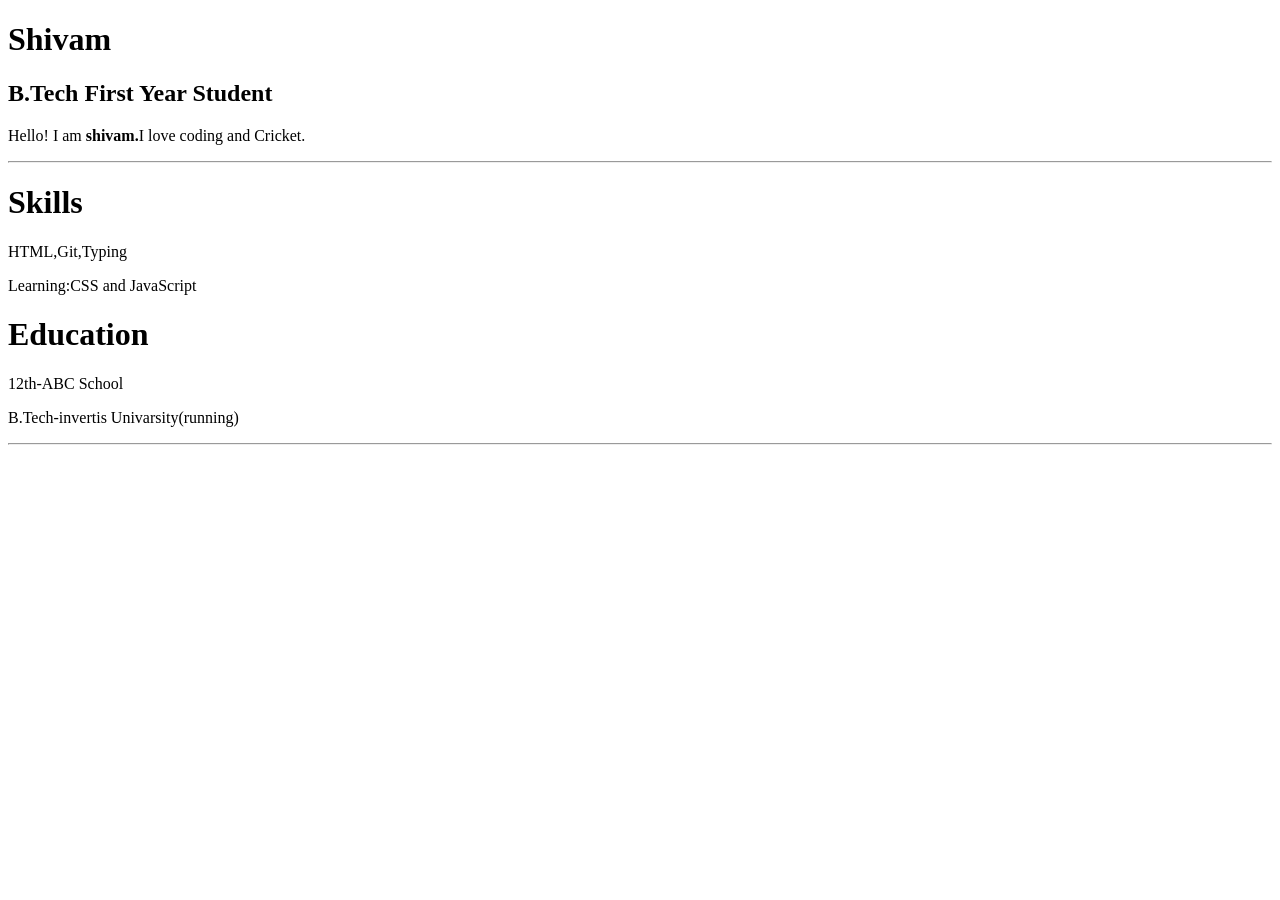
<file: Week2/index.html>
<!DOCTYPE html>
<html lang="en">
<head>
    <meta charset="UTF-8">
    <meta name="viewport" content="width=device-width, initial-scale=1.0">
    <title>Hello</title>
</head>
<body>
    <h1>Shivam</h1>
    <h2>B.Tech First Year Student</h2>
    <p>Hello! I am <b>shivam.</b>I love coding and Cricket.</p>
    <hr>
    <div id="1">
        <h1>Skills</h1>
        <p>HTML,Git,Typing  </p>
        <p>Learning:CSS and JavaScript</p>
        </div>
        <div class="a">
        <h1>Education</h1>
        <p>12th-ABC School</p>
        <p>B.Tech-invertis Univarsity(running)</p>
    </div>
    <hr>
    
    
</body>
</html>
</file>
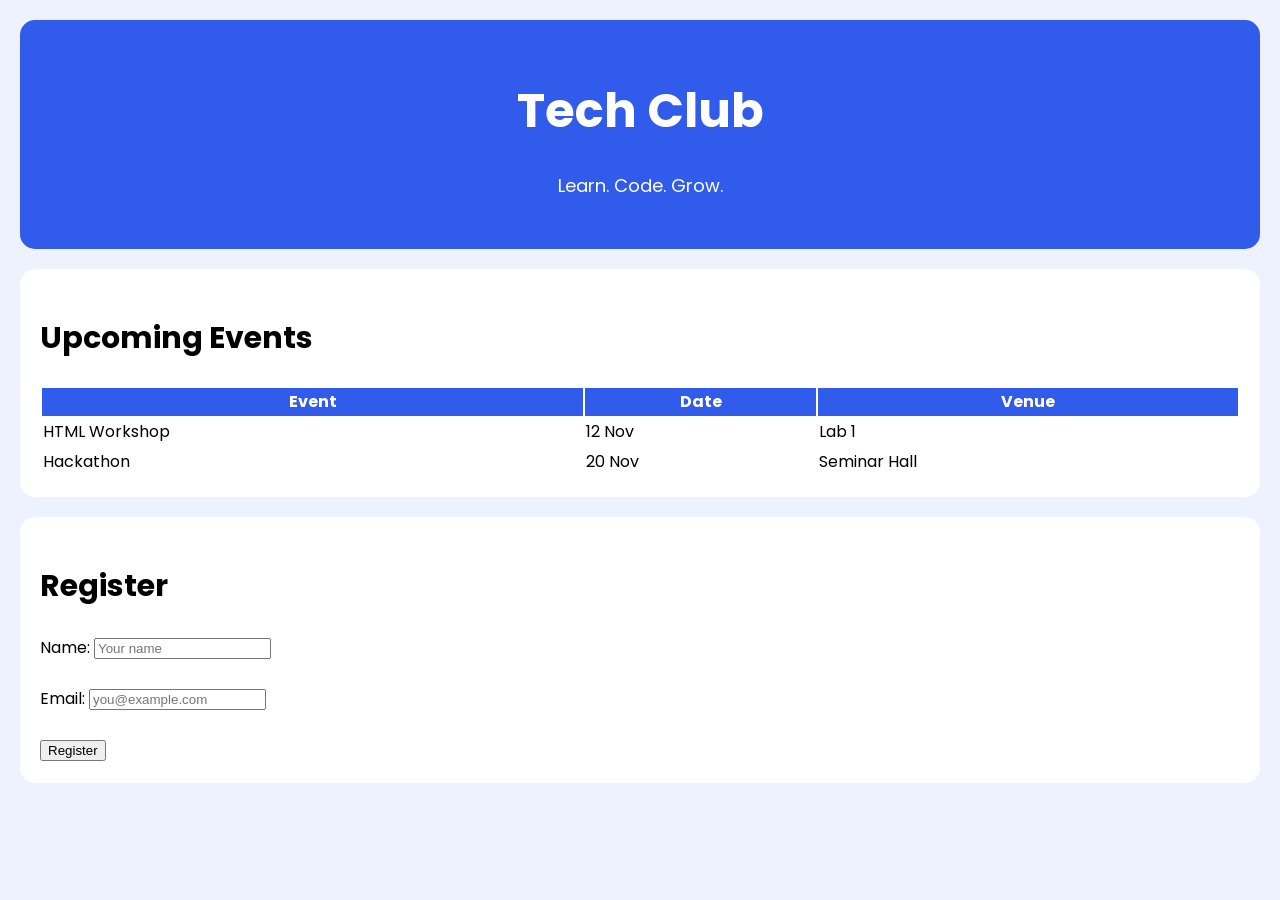
<file: week5/index.html>
<!DOCTYPE html>
<html lang="en">
<head>
    <meta charset="UTF-8">
    <meta name="viewport" content="width=device-width, initial-scale=1.0">
    <title>Tech Club</title>
<link href="https://fonts.googleapis.com/css2?family=Poppins:wght@400;600;700&display=swap" rel="stylesheet">
    <style>
        * {
    box-sizing: border-box;
}

h1 {
    font-size: 48px;
}

.card {
    background-color: white;
    padding: 20px;
    margin-top: 20px;
    border-radius: 15px;
}

#hero {
    background-color: #315bea;
    color: white;
    text-align: center;
    padding: 30px;
    border-radius: 15px;
}
        body {
            background-color: #eef2ff;
            font-family: Georgia, serif;
            margin: 20px;
        }

        #hero {
            background-color: #315bea;
            color: white;
            text-align: center;
            padding: 30px;
            border-radius: 15px;
        }

        .card {
            background-color: white;
            padding: 20px;
            margin-top: 20px;
            border-radius: 15px;
        }
        body {
    font-family: 'Poppins', sans-serif;
    background-color: #eef2ff;
    margin: 20px;
    line-height: 1.6;
}

h1 {
    font-size: 48px;
    line-height: 1.2;
}

h2 {
    font-size: 30px;
}

p {
    font-size: 18px;
}

#hero {
    background-color: #315bea;
    color: white;
    text-align: center;
    padding: 30px;
    border-radius: 15px;
}
    </style>
</head>
<body>

    <header id="hero">
        <h1>Tech Club</h1>
        <p>Learn. Code. Grow.</p>
    </header>

    <section class="card">
        <h2>Upcoming Events</h2>
        <table width="100%">
            <tr style="background-color:#315bea; color:white;">
                <th>Event</th>
                <th>Date</th>
                <th>Venue</th>
            </tr>
            <tr>
                <td>HTML Workshop</td>
                <td>12 Nov</td>
                <td>Lab 1</td>
            </tr>
            <tr>
                <td>Hackathon</td>
                <td>20 Nov</td>
                <td>Seminar Hall</td>
            </tr>
        </table>
        
    </section>

    <section class="card">
        <h2>Register</h2>
        <form>
            <label for="name">Name:</label>
            <input type="text" id="name" placeholder="Your name">
            <br><br>

            <label for="email">Email:</label>
            <input type="email" id="email" placeholder="you@example.com">
            <br><br>

            <button type="submit">Register</button>
        </form>
    </section>


</body>
</html>
</file>
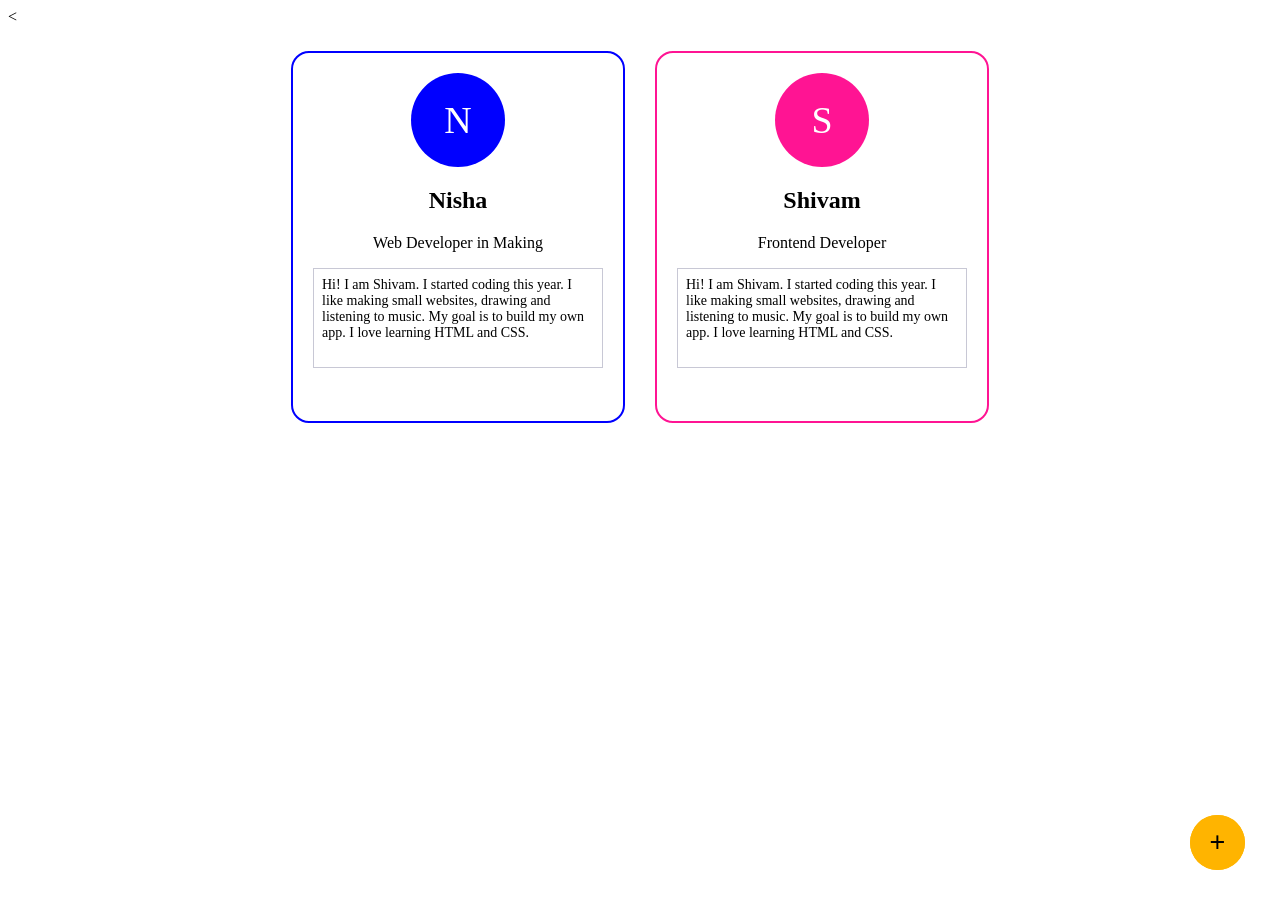
<file: week6/index.html>
<<!DOCTYPE html>
<html>
<head>
    <title>My Profile Page</title>
    <link rel="stylesheet" href="style.css">
    <link rel="stylesheet" href="style.css">
</head>
<body>

<main class="profile-container">

    <!-- Blue Card -->
    <div class="profile-card blue-card">

        <div class="avatar blue-avatar">N</div>

        <h2>Nisha</h2>

        <p>Web Developer in Making</p>
<div class="bio">
    Hi! I am Shivam. I started coding this year.
    I like making small websites, drawing and
    listening to music. My goal is to build my
    own app. I love learning HTML and CSS.
</div>
<button class="add-btn">+</button>
    </div>

    <!-- Pink Card -->
    <div class="profile-card pink-card">

        <div class="avatar pink-avatar">S</div>

        <h2>Shivam</h2>

        <p>Frontend Developer</p>
        <div class="bio">
    Hi! I am Shivam. I started coding this year.
    I like making small websites, drawing and
    listening to music. My goal is to build my
    own app. I love learning HTML and CSS.
</div>
<button class="add-btn">+</button>
    </div>


</main>

</body>
</html>
</file>
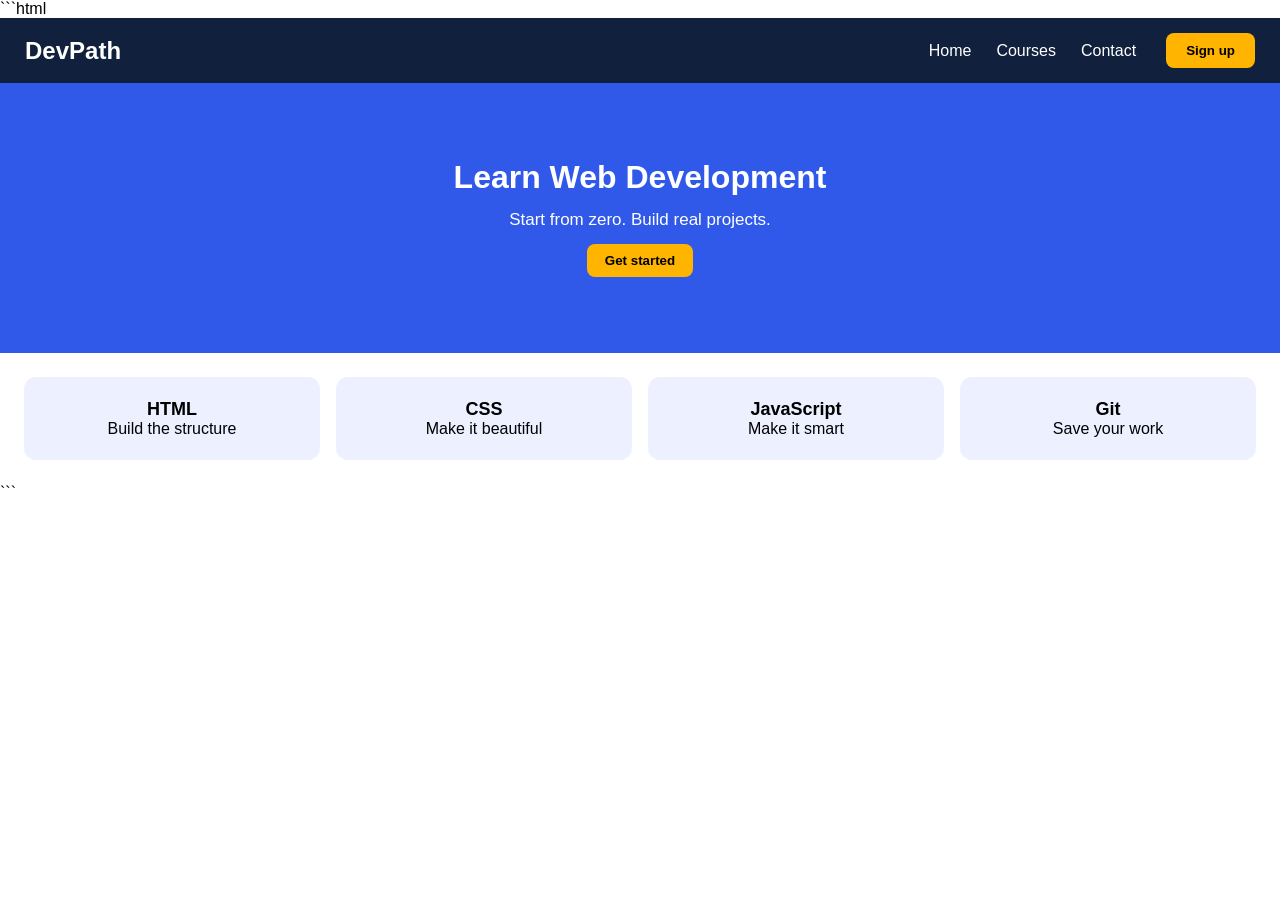
<file: week7/index.html>
```html
<!DOCTYPE html>
<html lang="en">
<head>
    <meta charset="UTF-8">
    <meta name="viewport" content="width=device-width, initial-scale=1.0">
    <title>DevPath Landing Page</title>
    <link rel="stylesheet" href="style.css">
</head>
<body>

    <!-- 7.1 Navbar -->
    <nav class="navbar">

        <div class="logo">DevPath</div>

        <div class="nav-right">

            <div class="nav-links">
                <a href="#">Home</a>
                <a href="#">Courses</a>
                <a href="#">Contact</a>
            </div>

            <button class="signup-btn">Sign up</button>

        </div>

    </nav>


    <!-- 7.2 Banner -->
    <section class="banner">

        <h1>Learn Web Development</h1>

        <p>Start from zero. Build real projects.</p>

        <button class="start-btn">Get started</button>

    </section>


    <!-- 7.3 Cards -->
    <section class="cards-container">

        <div class="card">
            <h3>HTML</h3>
            <p>Build the structure</p>
        </div>

        <div class="card">
            <h3>CSS</h3>
            <p>Make it beautiful</p>
        </div>

        <div class="card">
            <h3>JavaScript</h3>
            <p>Make it smart</p>
        </div>

        <div class="card">
            <h3>Git</h3>
            <p>Save your work</p>
        </div>

    </section>

</body>
</html>

```
</file>
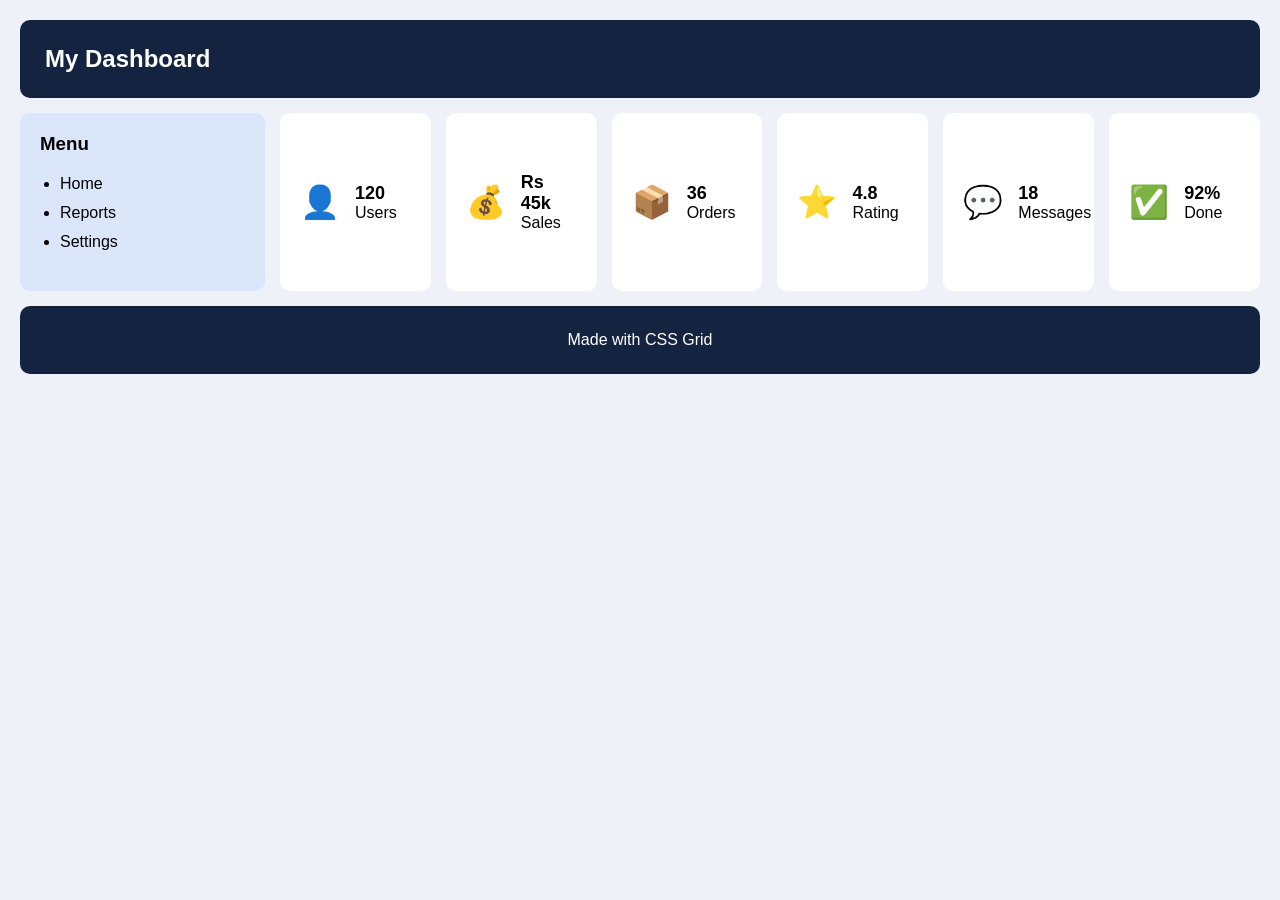
<file: week8/index.html>
<!DOCTYPE html>
<html lang="en">
<head>
    <meta charset="UTF-8">
    <meta name="viewport" content="width=device-width, initial-scale=1.0">
    <title>CSS Grid Dashboard </title>
    <link rel="stylesheet" href="style.css">
</head>
<body>

    

    <div class="dashboard">

        <header class="head">
            <h2>My Dashboard</h2>
        </header>

        <aside class="side">
            <h3>Menu</h3>
            <ul>
                <li>Home</li>
                <li>Reports</li>
                <li>Settings</li>
            </ul>
        </aside>

        
           <main class="main">

    <div class="box">
        <span class="icon">👤</span>
        <div>
            <h3>120</h3>
            <p>Users</p>
        </div>
    </div>

    <div class="box">
        <span class="icon">💰</span>
        <div>
            <h3>Rs 45k</h3>
            <p>Sales</p>
        </div>
    </div>

    <div class="box">
        <span class="icon">📦</span>
        <div>
            <h3>36</h3>
            <p>Orders</p>
        </div>
    </div>

    <div class="box">
        <span class="icon">⭐</span>
        <div>
            <h3>4.8</h3>
            <p>Rating</p>
        </div>
    </div>

    <div class="box">
        <span class="icon">💬</span>
        <div>
            <h3>18</h3>
            <p>Messages</p>
        </div>
    </div>

    <div class="box">
        <span class="icon">✅</span>
        <div>
            <h3>92%</h3>
            <p>Done</p>
        </div>
    </div>

</main>
        

        <footer class="foot">
            Made with CSS Grid
        </footer>

    </div>

</body>
</html>
</file>
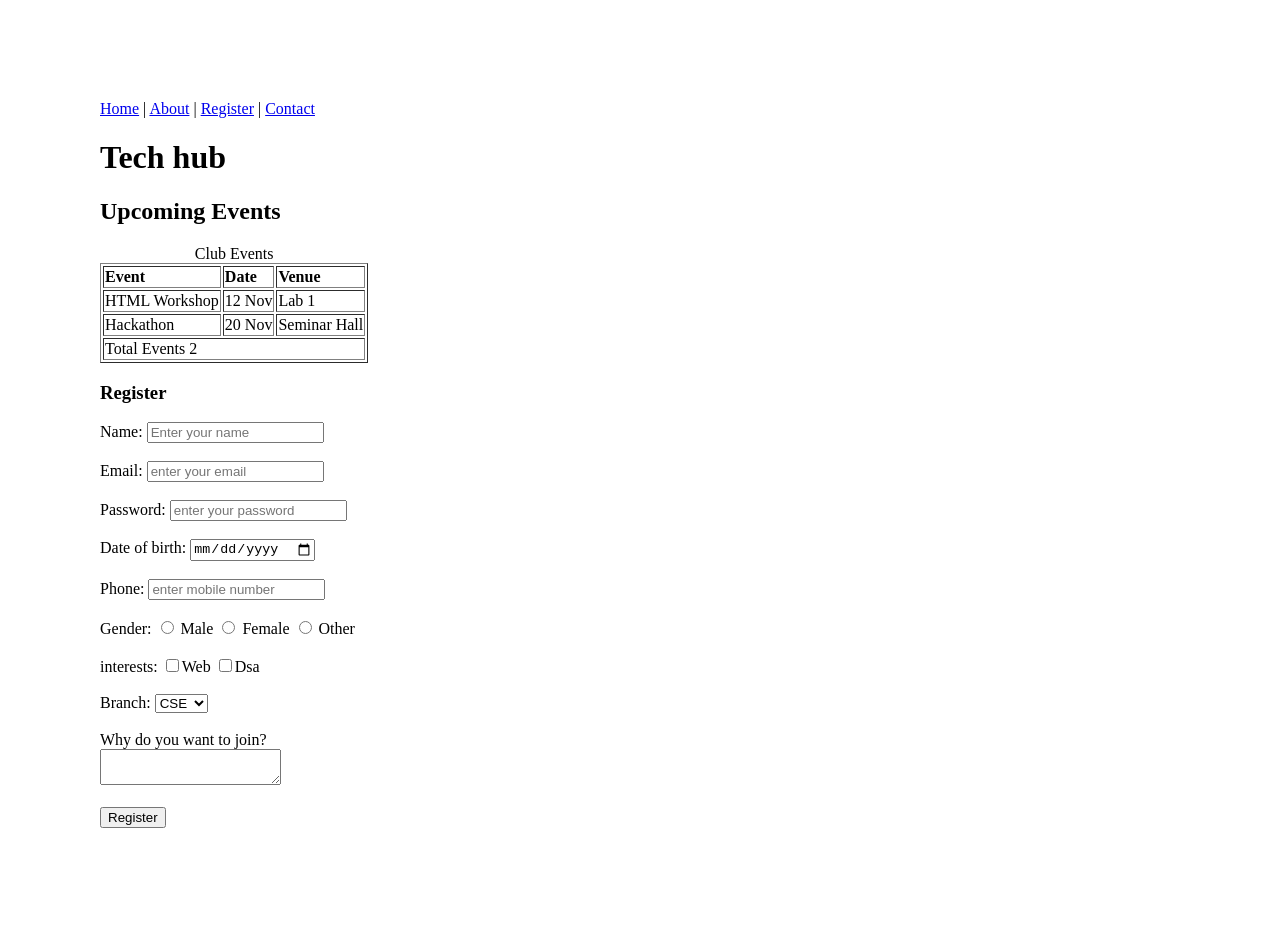
<file: week4/indexs.html>
<!DOCTYPE html>
<html lang="en">
<head>
    <meta charset="UTF-8">
    <meta name="viewport" content="width=device-width, initial-scale=1.0">
     <meta name="author" content="Tech Club">
     <link rel="icon" href="fevicon png">
    <title>Document</title>
    <style>
    body {
        text-align: left;
        margin: 100px;
    }
</style>

</head>
<body>
    <nav>
        <a href="index.html">Home</a> |
        <a href="about.html">About</a> |
        <a href="register.html">Register</a> |
        <a href="contact.html">Contact</a>
    </nav>
    <h1>Tech hub</h1>
    <h2>Upcoming Events</h2>
    <table border="1">
        <caption>Club Events</caption>
        <thead>
        <tr>
            <th>Event</th>
            <th>Date</th>
            <th>Venue</th>
        </tr>
        </thead>
        <tbody>
         <tr>
            <td>HTML Workshop</td>
            <td>12 Nov</td>
            <td>Lab 1</td>
        </tr>
        
        <tr>
            <td>Hackathon</td>
            <td>20 Nov</td>
            <td>Seminar Hall</td>
        </tr>
        </tbody>

        <tfoot>
     <tr> <td colspan="3">Total Events 2</td></tr>
    </tfoot></table>
        
    
  <form id="my form">
        <h3>Register</h3>
        <label > Name:</label>
         <input type="text" id="name"
        placeholder="Enter your name" required>
        <br>
        <br>
        <label for="">Email:</label>
        <input type="email"
        id="email"
        placeholder="enter your email" required>
<br>
<br>
        <label for="">Password:</label>
        <input type="password"
        id="password"
        placeholder="enter your password" required>
<br><br>

<label for="dob">Date of birth:</label>
<input type="date" name="dob"iddob>
<br><br>
<label for="ph.n.">Phone:</label>
<input type="number"placeholder="enter mobile number"required>
<br><br>
<label for="">Gender:</label>
<label><input type="radio" name="gender" value="Male"> Male</label>
<label><input type="radio" name="gender" value="Female"> Female</label>
<label><input type="radio" name="gender" value="Other"> Other</label>

<br><br>

<label for="">interests:</label>
<label><input type="checkbox"name="java" value="web">Web</label>
<label><input type="checkbox"name="java"value="Dsa">Dsa</label>

<br><br>
<label for="">Branch:</label>
<select name="" id="Branch:">Branch
<option>CSE</option>
<option>WEB</option>
</select>
<br><br>
<label for="">Why do you want to join?</label>
<br>
<textarea id="message"></textarea>
<br><br>
<button>Register</button>
    </form>

    
</body>
</html>
</file>
<file: week6/style.css>
/* Profile Container */

.profile-container {
    display: flex;
    justify-content: center;
    gap: 30px;
    padding: 25px;
}

/* Profile Card */

.profile-card {
    width: 290px;
    height: 328px;
    background: white;
    border: 2px solid;
    border-radius: 18px;
    padding: 20px;
    text-align: center;
}

/* Avatar */

.avatar {
    width: 94px;
    height: 94px;
    border-radius: 50%;
    color: white;
    font-size: 38px;

    display: flex;
    justify-content: center;
    align-items: center;

    margin: 0 auto 20px;
}

/* Blue Version */

.blue-card {
    border-color: blue;
}

.blue-avatar {
    background: blue;
}

/* Pink Version */

.pink-card {
    border-color: deeppink;
}

.pink-avatar {
    background: deeppink;
}
.bio {
    height: 82px;
    border: 1px solid #c8c8d5;
    padding: 8px;
    text-align: left;
    font-size: 14px;
    overflow: auto;
}
header {
    position: sticky;
    top: 0;
    z-index: 5;

    background: #11213d;
    color: white;
    text-align: center;
    padding: 15px;
}
.add-btn {
    position: fixed;
    right: 35px;
    bottom: 30px;

    width: 55px;
    height: 55px;

    border: none;
    border-radius: 50%;

    background: #ffb400;
    font-size: 27px;

    cursor: pointer;
    z-index: 10;
}
</file>
<file: week7/style.css>
/* BASIC RESET */

* {
    margin: 0;
    padding: 0;
    box-sizing: border-box;
}

body {
    font-family: Arial, sans-serif;
}


/* 7.1 NAVBAR */

.navbar {
    display: flex;
    justify-content: space-between;
    align-items: center;

    background: #11213d;
    color: white;
    padding: 15px 25px;
}

.logo {
    font-size: 24px;
    font-weight: bold;
}

.nav-right {
    display: flex;
    align-items: center;
    gap: 30px;
}

.nav-links {
    display: flex;
    gap: 25px;
}

.nav-links a {
    color: white;
    text-decoration: none;
}

.signup-btn {
    background: #ffb400;
    padding: 10px 20px;
    border: none;
    border-radius: 8px;
    font-weight: bold;
}


/* 7.2 BANNER */

.banner {
    height: 270px;
    background: #3159e9;
    color: white;

    display: flex;
    flex-direction: column;
    justify-content: center;
    align-items: center;

    text-align: center;
    gap: 14px;
}

.banner h1 {
    font-size: 32px;
}

.banner p {
    font-size: 17px;
}

.start-btn {
    background: #ffb400;
    padding: 9px 18px;
    border: none;
    border-radius: 8px;
    font-weight: bold;
}


/* 7.3 CARDS */

.cards-container {
    display: flex;
    flex-wrap: wrap;
    gap: 16px;
    padding: 24px;
}

.card {
    flex: 1 1 200px;
    min-height: 83px;

    background: #edf1ff;
    border-radius: 12px;

    display: flex;
    flex-direction: column;
    justify-content: center;
    align-items: center;

    text-align: center;
}

.card h3 {
    font-size: 18px;
}

.card p {
    font-size: 16px;
}
/* Tablet screen */
@media (max-width: 768px) {
    .navbar {
        padding: 12px;
    }

    .nav-right {
        gap: 12px;
    }

    .nav-links {
        gap: 12px;
    }

    .banner h1 {
        font-size: 26px;
    }
}

/* Mobile screen */
@media (max-width: 480px) {
    .navbar {
        flex-direction: column;
        gap: 15px;
    }

    .nav-right {
        flex-direction: column;
        gap: 12px;
    }

    .nav-links {
        gap: 15px;
    }

    .banner h1 {
        font-size: 22px;
    }

    .cards-container {
        padding: 12px;
    }
}
</file>
<file: week8/style.css>
* {
    margin: 0;
    padding: 0;
    box-sizing: border-box;
}

body {
    font-family: Arial, sans-serif;
    background: #eef2f8;
    padding: 20px;
}

.dashboard {
    display: grid;
    grid-template-columns: 1fr 4fr;
    grid-template-areas:
        "head head"
        "side main"
        "foot foot";
    gap: 15px;
}

.head {
    grid-area: head;
    background: #14233f;
    color: white;
    padding: 25px;
    border-radius: 10px;
}

.side {
    grid-area: side;
    background: #dce6fa;
    padding: 20px;
    border-radius: 10px;
}

.side ul {
    padding: 15px 20px;
    line-height: 1.8;
}

.main {
    grid-area: main;
    display: grid;
    grid-template-columns: repeat(auto-fit, minmax(150px, 1fr));
    gap: 15px;
}

.foot {
    grid-area: foot;
    background: #14233f;
    color: white;
    text-align: center;
    padding: 25px;
    border-radius: 10px;
}
.box {
    background: white;
    padding: 20px;
    border-radius: 10px;

    display: flex;
    align-items: center;
    gap: 15px;
}

.icon {
    font-size: 32px;
}

.box h3 {
    font-size: 18px;
}

.box p {
    font-size: 16px;
}
</file>
